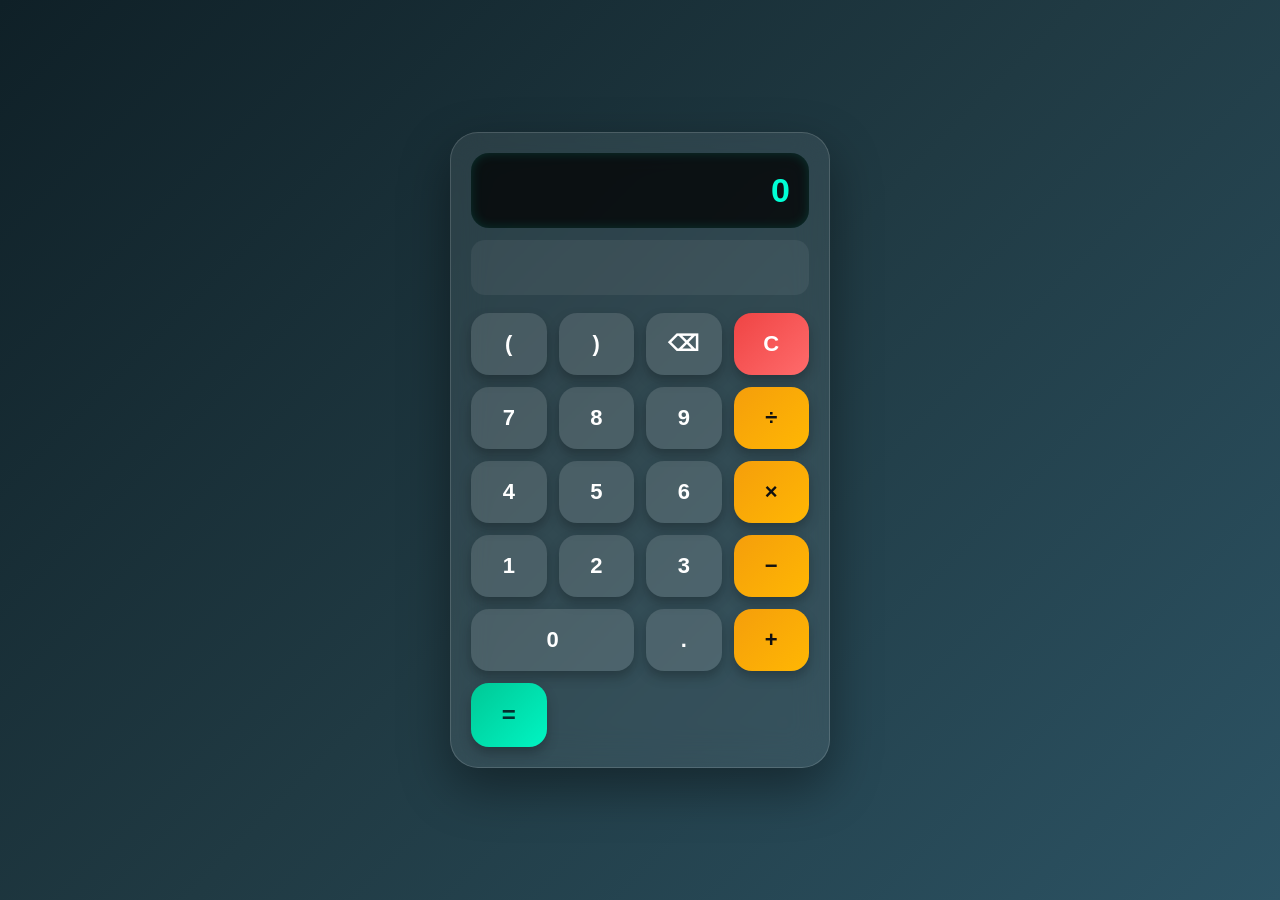
<file: calculatore.html>
<!DOCTYPE html>
<html lang="en">
<head>
<meta charset="UTF-8" />
<meta name="viewport" content="width=device-width, initial-scale=1.0" />
<title>Pro Responsive Calculator</title>

<style>
*{
  margin:0;
  padding:0;
  box-sizing:border-box;
  font-family:Arial, sans-serif;
  font-weight:700;
}

body{
  min-height:100vh;
  display:flex;
  justify-content:center;
  align-items:center;
  background:linear-gradient(135deg,#0f2027,#203a43,#2c5364);
  padding:15px;
}


.calculator{
  width:100%;
  max-width:380px;
  background:rgba(255,255,255,0.08);
  backdrop-filter:blur(18px);
  -webkit-backdrop-filter:blur(18px);
  border:1px solid rgba(255,255,255,0.15);
  padding:20px;
  border-radius:28px;
  box-shadow:0 20px 50px rgba(0,0,0,0.4);
}


.display{
  background:rgba(0,0,0,0.75);
  color:#00ffd5;
  padding:18px;
  font-size:clamp(24px,5vw,34px);
  border-radius:18px;
  text-align:right;
  min-height:75px;
  display:flex;
  align-items:center;
  justify-content:flex-end;
  word-break:break-all;
  box-shadow:inset 0 0 12px rgba(0,255,213,0.15);
  letter-spacing:1px;
}


.history{
  background:rgba(255,255,255,0.06);
  color:#d1d5db;
  font-size:14px;
  padding:12px;
  border-radius:14px;
  margin-top:12px;
  min-height:55px;
  display:flex;
  align-items:center;
  justify-content:flex-end;
  text-align:right;
  overflow:auto;
}


.buttons{
  display:grid;
  grid-template-columns:repeat(4,1fr);
  gap:12px;
  margin-top:18px;
}


button{
  padding:18px;
  font-size:clamp(18px,4vw,22px);
  border:none;
  border-radius:18px;
  cursor:pointer;
  background:rgba(255,255,255,0.12);
  color:white;
  transition:all 0.2s ease;
  box-shadow:0 6px 12px rgba(0,0,0,0.25);
  -webkit-tap-highlight-color:transparent;
}

button:hover{
  transform:translateY(-2px);
}

button:active{
  transform:scale(0.95);
}


.op{
  background:linear-gradient(135deg,#f59e0b,#ffb703);
  color:#111;
}

.eq{
  background:linear-gradient(135deg,#00c896,#00f5c3);
  color:#042f2e;
  font-size:24px;
}

.cl{
  background:linear-gradient(135deg,#ef4444,#ff6b6b);
}

.zero{
  grid-column:span 2;
}

/* ===== MOBILE RESPONSIVE ===== */
@media (max-width:480px){
  .calculator{
    padding:16px;
    border-radius:22px;
  }

  .buttons{
    gap:10px;
  }

  button{
    padding:16px;
    border-radius:16px;
  }

  .display{
    min-height:68px;
  }
}

/* ===== SMALL DEVICES ===== */
@media (max-width:340px){
  button{
    padding:14px;
    font-size:16px;
  }
}
</style>
</head>

<body>

<div class="calculator">

  <div id="display" class="display">0</div>
  <div id="history" class="history"></div>

  <div class="buttons">

    <button onclick="press('(')">(</button>
    <button onclick="press(')')">)</button>
    <button onclick="backspace()">⌫</button>
    <button class="cl" onclick="clearAll()">C</button>

    <button onclick="press('7')">7</button>
    <button onclick="press('8')">8</button>
    <button onclick="press('9')">9</button>
    <button class="op" onclick="press('/')">÷</button>

    <button onclick="press('4')">4</button>
    <button onclick="press('5')">5</button>
    <button onclick="press('6')">6</button>
    <button class="op" onclick="press('*')">×</button>

    <button onclick="press('1')">1</button>
    <button onclick="press('2')">2</button>
    <button onclick="press('3')">3</button>
    <button class="op" onclick="press('-')">−</button>

    <button class="zero" onclick="press('0')">0</button>
    <button onclick="press('.')">.</button>
    <button class="op" onclick="press('+')">+</button>

    <button class="eq" onclick="calculate()">=</button>

  </div>
</div>

<script>
let expression = "";

function press(val){
  if(expression === "0") expression = "";
  expression += val;
  document.getElementById("display").innerText = expression;
}

function clearAll(){
  expression = "";
  document.getElementById("display").innerText = "0";
  document.getElementById("history").innerText = "";
}

function backspace(){
  expression = expression.slice(0,-1);
  document.getElementById("display").innerText = expression || "0";
}

function calculate(){
  try{
    let result = Function("return " + expression)();

    document.getElementById("history").innerText =
      expression + " = " + result;

    expression = result.toString();
    document.getElementById("display").innerText = expression;

  } catch{
    document.getElementById("display").innerText = "Error";
    expression = "";
  }
}

/* Keyboard Support */
document.addEventListener("keydown", function(e){

  if("0123456789+-*/().".includes(e.key)){
    press(e.key);
  }

  if(e.key === "Enter"){
    calculate();
  }

  if(e.key === "Backspace"){
    backspace();
  }

});
</script>

</body>
</html>
</file>
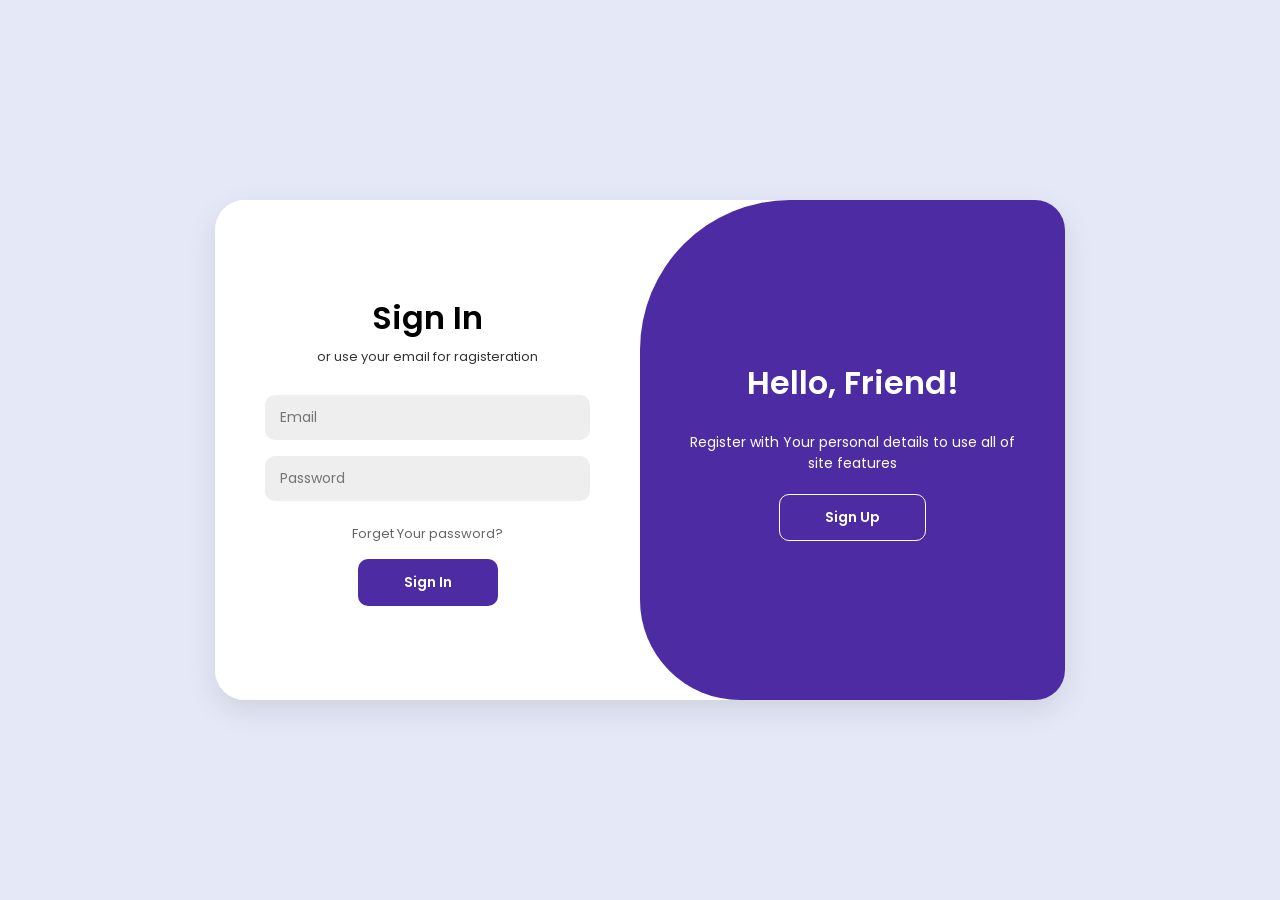
<file: login.html>
<!DOCTYPE html>  <html>  
<head>  
  <meta http-equiv="CONTENT-TYPE" content="text/html; charset=UTF-8">  
  <link rel="stylesheet" href="style.css">  
  <title>Modern Log In Form</title>  </head>  
<body>  
  <div class="container" id="container">  
  <div class="form-container sign-up">  
    <form>  
      <h1>Create Accounts</h1>  
      <span>or use your email for ragisteration </span>  
      <input type="text" placeholder="Name">  
      <input type="email" placeholder="Email">  
      <input type="password" placeholder="Password">  
      <button>Sign up</button>  
    </form>  
  </div>  
    
   <div class="form-container sign-in">  
    <form>  
      <h1> Sign In</h1>  
      <span>or use your email for ragisteration</span>  
      <input type="email" placeholder="Email">  
      <input type="password" placeholder="Password">  
      <a href="#">Forget Your password?</a>  
      <button>Sign In</button>  
    </form>  
  </div>  
    <div class="toggle-container">  
      <div class="toggle">  
      <div class="toggle-panel toggle-left">  
        <h1>Welcome Back!</h1>  
        <p>Enter Your personal details   
          to use all of site features  
        </p>  
        <button class="hidden" id="login">Sign Up</button> 
        
    </div>  
        <div class="toggle-panel toggle-right">  
        <h1>Hello, Friend!</h1>  
        <p>Register with Your personal details   
          to use all of site features  
        </p>  
        <button class="hidden" id="register">Sign Up</button>  
    </div>  
    </div> 
    </div>  
  </div>  <script src="script.js"></script> </body>  
</html>
</file>
<file: style.css>
@import url('https://fonts.googleapis.com/css2?family=Poppins:wght@300;400;500;600;700&display=swap');

* {
    margin: 0;
    padding: 0;
    box-sizing: border-box;
    font-family: 'Poppins', sans-serif;
}

body {
    background-color: #e5e9f7;
    display: flex;
    align-items: center;
    justify-content: center;
    height: 100vh;
}

.container {
    background-color: #fff;
    border-radius: 30px;
    box-shadow: 0 10px 30px rgba(0, 0, 0, 0.1);
    position: relative;
    overflow: hidden;
    width: 850px;
    max-width: 100%;
    min-height: 500px;
}

.container form {
    background-color: #fff;
    display: flex;
    align-items: center;
    justify-content: center;
    flex-direction: column;
    padding: 0 50px;
    height: 100%;
}

.container h1 {
    font-size: 32px;
    font-weight: 600;
    margin-bottom: 5px;
}

.container span {
    font-size: 13px;
    color: #333;
    margin-bottom: 20px;
}

.container input {
    background-color: #eee;
    border: none;
    margin: 8px 0;
    padding: 12px 15px;
    font-size: 14px;
    border-radius: 10px;
    width: 100%;
    outline: none;
}

.container a {
    color: #666;
    font-size: 13px;
    text-decoration: none;
    margin: 15px 0;
}

.container button {
    background-color: #4c2ba3;
    color: #fff;
    font-size: 14px;
    font-weight: 600;
    padding: 12px 45px;
    border: 1px solid transparent;
    border-radius: 10px;
    cursor: pointer;
    transition: transform 80ms ease-in;
}

.container button:active {
    transform: scale(0.95);
}


.container button.hidden {
    background-color: transparent;
    border-color: #fff;
}

.form-container {
    position: absolute;
    top: 0;
    height: 100%;
    transition: all 0.6s ease-in-out;
}

.sign-in {
    left: 0;
    width: 50%;
    z-index: 2;
}

.container.active .sign-in {
    transform: translateX(100%);
}

.sign-up {
    left: 0;
    width: 50%;
    opacity: 0;
    z-index: 1;
}

.container.active .sign-up {
    transform: translateX(100%);
    opacity: 1;
    z-index: 5;
    animation: show 0.6s;
}

@keyframes show {
    0%, 49.99% {
        opacity: 0;
        z-index: 1;
    }
    50%, 100% {
        opacity: 1;
        z-index: 5;
    }
}
.toggle-container {
    position: absolute;
    top: 0;
    left: 50%;
    width: 50%;
    height: 100%;
    overflow: hidden;
    transition: all 0.6s ease-in-out;
    z-index: 1000;
    border-radius: 150px 0 0 100px; 
}

.container.active .toggle-container {
    transform: translateX(-100%);
    border-radius: 0 150px 100px 0;
}

.toggle {
    background-color: #4c2ba3;
    height: 100%;
    color: #fff;
    position: relative;
    left: -100%;
    width: 200%;
    transform: translateX(0);
    transition: all 0.6s ease-in-out;
}

.container.active .toggle {
    transform: translateX(50%);
}

.toggle-panel {
    position: absolute;
    width: 50%;
    height: 100%;
    display: flex;
    align-items: center;
    justify-content: center;
    flex-direction: column;
    padding: 0 40px;
    text-align: center;
    top: 0;
    transition: all 0.6s ease-in-out;
}

.toggle-left {
    transform: translateX(-200%);
}

.container.active .toggle-left {
    transform: translateX(0);
}

.toggle-right {
    right: 0;
    transform: translateX(0);
}

.container.active .toggle-right {
    transform: translateX(200%);
}

.toggle-panel p {
    font-size: 14px;
    margin: 20px 0;
}
</file>
